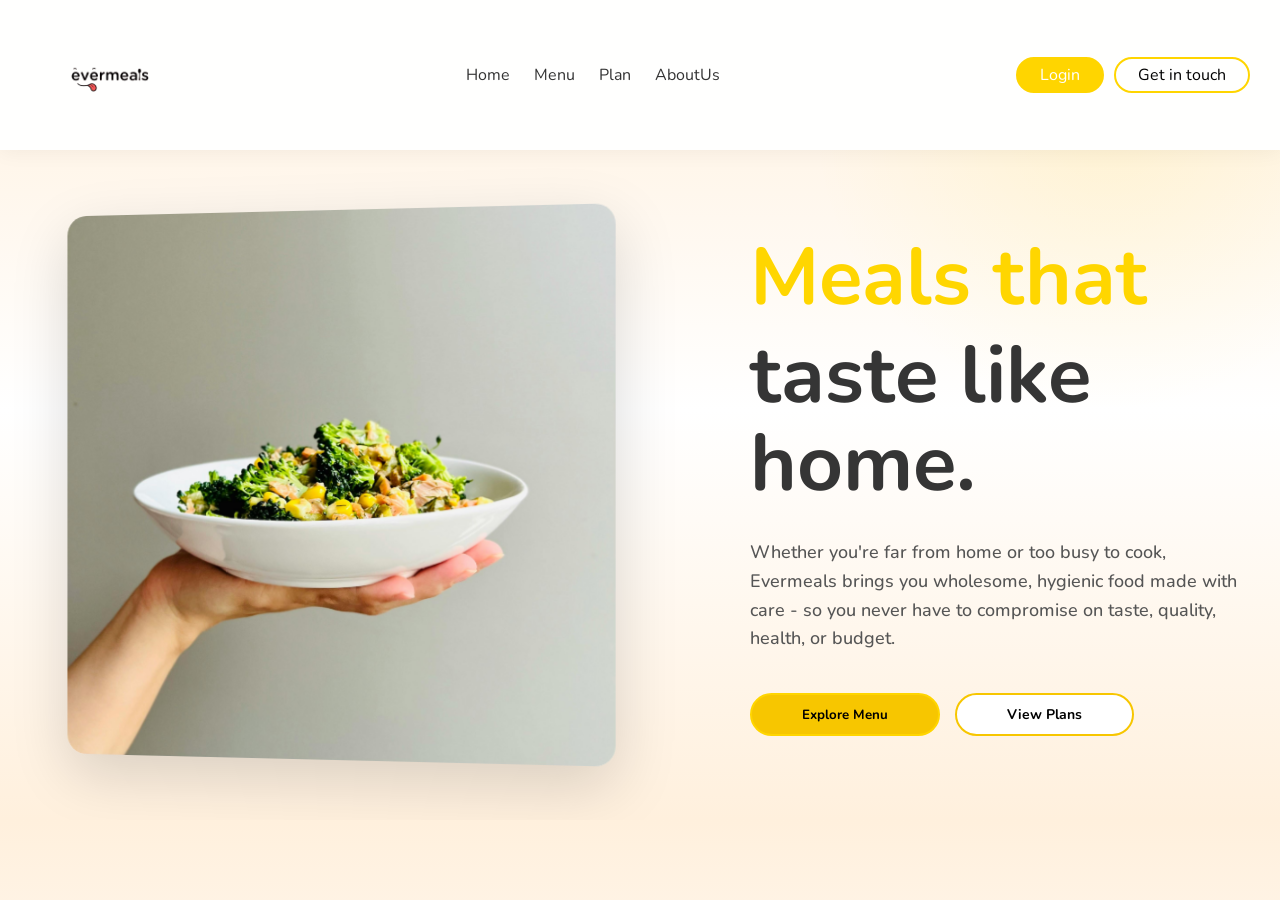
<file: frontend/index.html>
<!DOCTYPE html>
<html lang="en">
<head>
    <meta charset="UTF-8">
    <meta name="viewport" content="width=device-width, initial-scale=1.0">
    <title>evermeal</title>
    <link rel="stylesheet" href="style.css">
    <link rel="preconnect" href="https://fonts.googleapis.com">
<link rel="preconnect" href="https://fonts.gstatic.com" crossorigin>
<link href="https://fonts.googleapis.com/css2?family=Bebas+Neue&family=Inter:ital,opsz,wght@0,14..32,100..900;1,14..32,100..900&family=Montserrat:ital,wght@0,100..900;1,100..900&family=Ubuntu:ital,wght@0,300;0,400;0,500;0,700;1,300;1,400;1,500;1,700&display=swap" rel="stylesheet">
<link rel="preconnect" href="https://fonts.googleapis.com">
<link rel="preconnect" href="https://fonts.gstatic.com" crossorigin>
    <link href="https://fonts.googleapis.com/css2?family=Nunito:ital,wght@0,200..1000;1,200..1000&display=swap" rel="stylesheet">
    <link rel="stylesheet" href="https://cdnjs.cloudflare.com/ajax/libs/font-awesome/6.4.0/css/all.min.css">
<body>
    <div class="nav-bar">
        <img src="../photo/WhatsApp_Image_2025-12-19_at_2.27.11_PM-removebg-preview.png" alt="Evermeals Logo">
        <div class="nav-bar-icon">
            <a href="index.html">Home</a>
            <a href="menu.html">Menu</a>
            <a href="plan.html">Plan</a>
            <a href="#">AboutUs</a>
        </div>
        <div class="nav-bar-btn">
            <a href="login.html">Login</a>
            <a href="contact.html" id="btn2">Get in touch</a>
        </div>
    </div>

    <div class="hero-sec">
  <img src="../photo/pexels-saharisphotos-29525552.jpg" alt="food-img">

  <div class="hero-text">
    <div class="hero-content">
        <h1 style="color: #ffd600;">Meals that</h1>
        <h1>taste like home.</h1>
        <p>Whether you're far from home or too busy to cook, Evermeals brings you wholesome, hygienic food made with care - so you never have to compromise on taste, quality, health, or budget.</p>
    </div>

    <div class="hero-content-btn">
        <button id="btn1" onclick="window.location.href='menu.html'">Explore Menu</button>
        <button id="btn0" onclick="window.location.href='plan.html'">View Plans</button>
    </div>
</div>

</div>

</body>
</html>
</file>
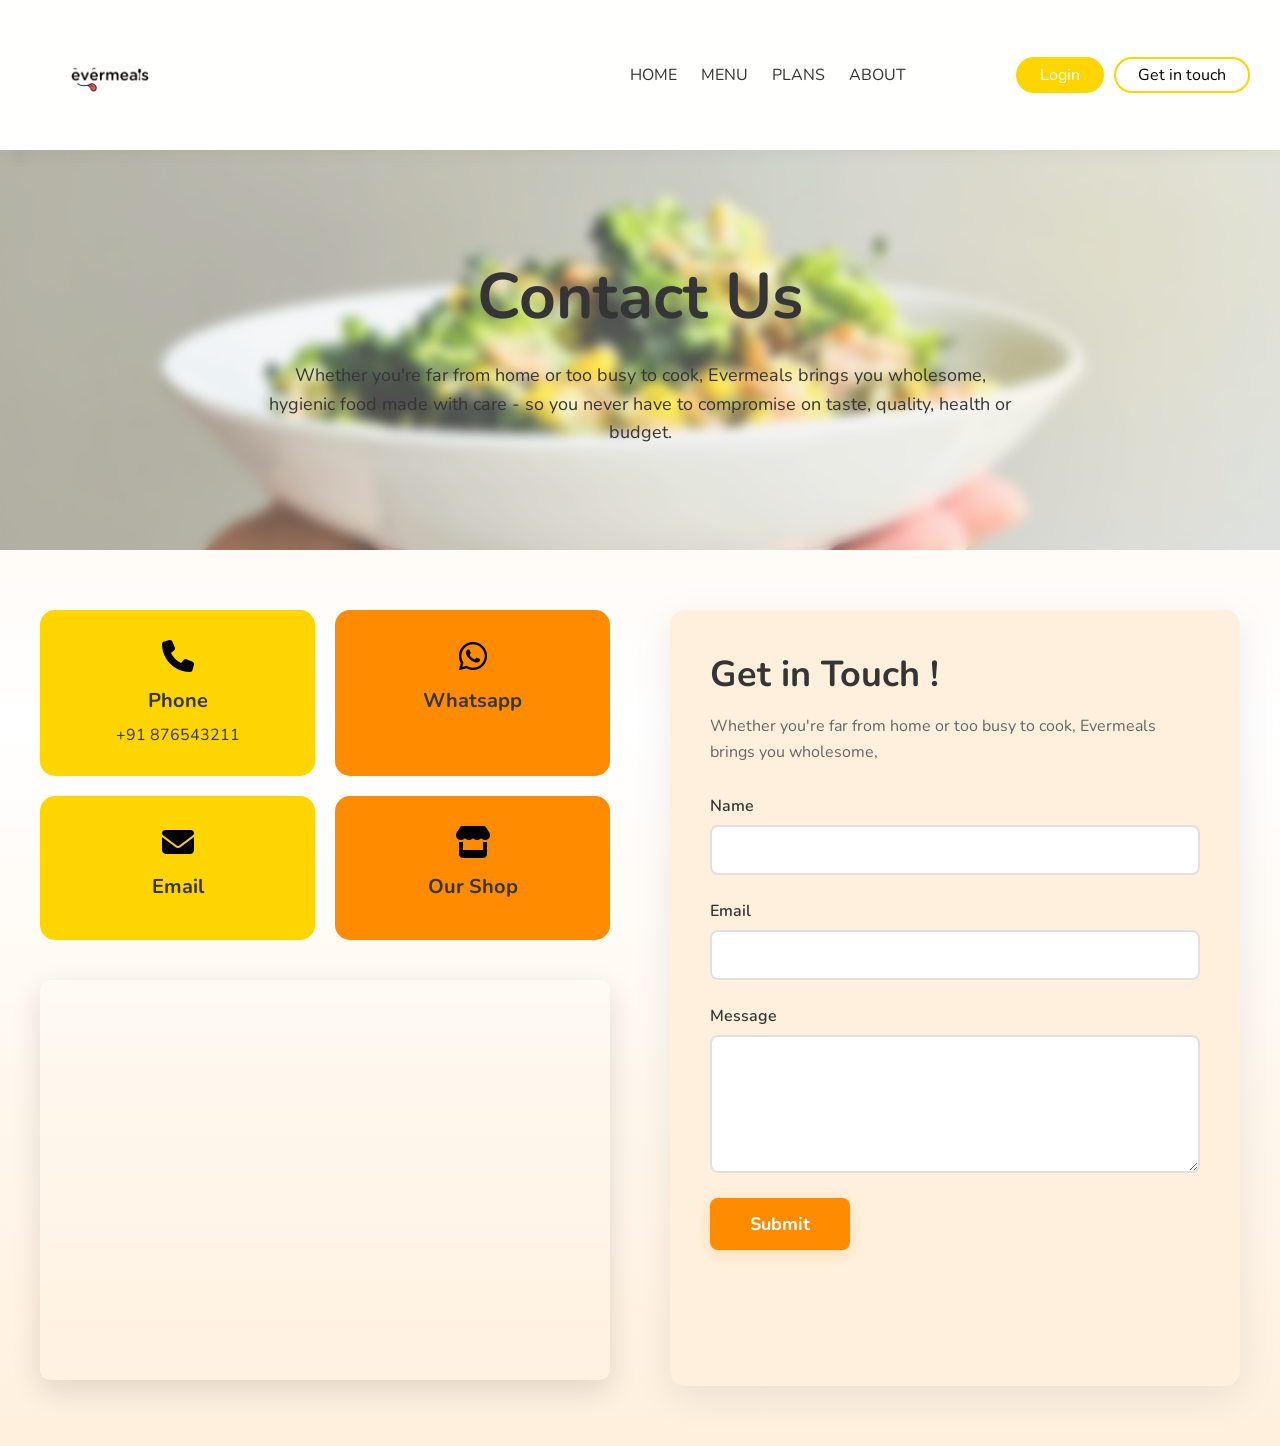
<file: frontend/contact.html>
<!DOCTYPE html>
<html lang="en">
<head>
    <meta charset="UTF-8">
    <meta name="viewport" content="width=device-width, initial-scale=1.0">
    <title>Contact Us - Evermeals</title>
    <link rel="stylesheet" href="contact.css">
    <link rel="preconnect" href="https://fonts.googleapis.com">
    <link rel="preconnect" href="https://fonts.gstatic.com" crossorigin>
    <link href="https://fonts.googleapis.com/css2?family=Bebas+Neue&family=Inter:ital,opsz,wght@0,14..32,100..900;1,14..32,100..900&family=Montserrat:ital,wght@0,100..900;1,100..900&family=Ubuntu:ital,wght@0,300;0,400;0,500;0,700;1,300;1,400;1,500;1,700&display=swap" rel="stylesheet">
    <link rel="preconnect" href="https://fonts.googleapis.com">
    <link rel="preconnect" href="https://fonts.gstatic.com" crossorigin>
    <link href="https://fonts.googleapis.com/css2?family=Nunito:ital,wght@0,200..1000;1,200..1000&display=swap" rel="stylesheet">
    <link rel="stylesheet" href="https://cdnjs.cloudflare.com/ajax/libs/font-awesome/6.4.0/css/all.min.css">
</head>
<body>
    <div class="nav-bar">
        <img src="../photo/WhatsApp_Image_2025-12-19_at_2.27.11_PM-removebg-preview.png" alt="Evermeals Logo">
        <div class="nav-bar-icon">
            <a href="index.html">HOME</a>
            <a href="menu.html">MENU</a>
            <a href="plan.html">PLANS</a>
            <a href="#">ABOUT</a>
        </div>
        <div class="nav-bar-btn">
            <a href="login.html">Login</a>
            <a href="contact.html" id="btn2">Get in touch</a>
        </div>
    </div>

    <!-- Hero Section -->
    <div class="contact-hero">
        <div class="contact-hero-overlay"></div>
        <div class="contact-hero-content">
            <h1>Contact Us</h1>
            <p>Whether you're far from home or too busy to cook, Evermeals brings you wholesome, hygienic food made with care - so you never have to compromise on taste, quality, health or budget.</p>
        </div>
    </div>

    <!-- Main Content -->
    <div class="contact-main-container">
        <!-- Left Side - Contact Information -->
        <div class="contact-info-section">
            <div class="contact-cards-grid">
                <div class="contact-card yellow-card">
                    <i class="fas fa-phone"></i>
                    <h3>Phone</h3>
                    <p>+91 876543211</p>
                </div>
                <div class="contact-card orange-card">
                    <i class="fab fa-whatsapp"></i>
                    <h3>Whatsapp</h3>
                </div>
                <div class="contact-card yellow-card">
                    <i class="fas fa-envelope"></i>
                    <h3>Email</h3>
                </div>
                <div class="contact-card orange-card">
                    <i class="fas fa-store"></i>
                    <h3>Our Shop</h3>
                </div>
            </div>
            <div class="map-container">
                <iframe 
                    src="https://www.google.com/maps/embed?pb=!1m18!1m12!1m3!1d3667.5!2d77.4!3d23.2!2m3!1f0!2f0!3f0!3m2!1i1024!2i768!4f13.1!3m3!1m2!1s0x397c5d8c8c8c8c8d%3A0x8c8c8c8c8c8c8c8c!2sIIT%20Bhopal%20University!5e0!3m2!1sen!2sin!4v1234567890123!5m2!1sen!2sin" 
                    width="100%" 
                    height="400" 
                    style="border:0; border-radius: 10px;" 
                    allowfullscreen="" 
                    loading="lazy" 
                    referrerpolicy="no-referrer-when-downgrade">
                </iframe>
            </div>
        </div>

        <!-- Right Side - Contact Form -->
        <div class="contact-form-section">
            <h2>Get in Touch !</h2>
            <p class="form-description">Whether you're far from home or too busy to cook, Evermeals brings you wholesome,</p>
            <form class="contact-form" action="#" method="POST">
                <div class="form-group">
                    <label for="name">Name</label>
                    <input type="text" id="name" name="name" required>
                </div>
                <div class="form-group">
                    <label for="email">Email</label>
                    <input type="email" id="email" name="email" required>
                </div>
                <div class="form-group">
                    <label for="message">Message</label>
                    <textarea id="message" name="message" rows="5" required></textarea>
                </div>
                <button type="submit" class="submit-btn">Submit</button>
            </form>
        </div>
    </div>
</body>
</html>
</file>
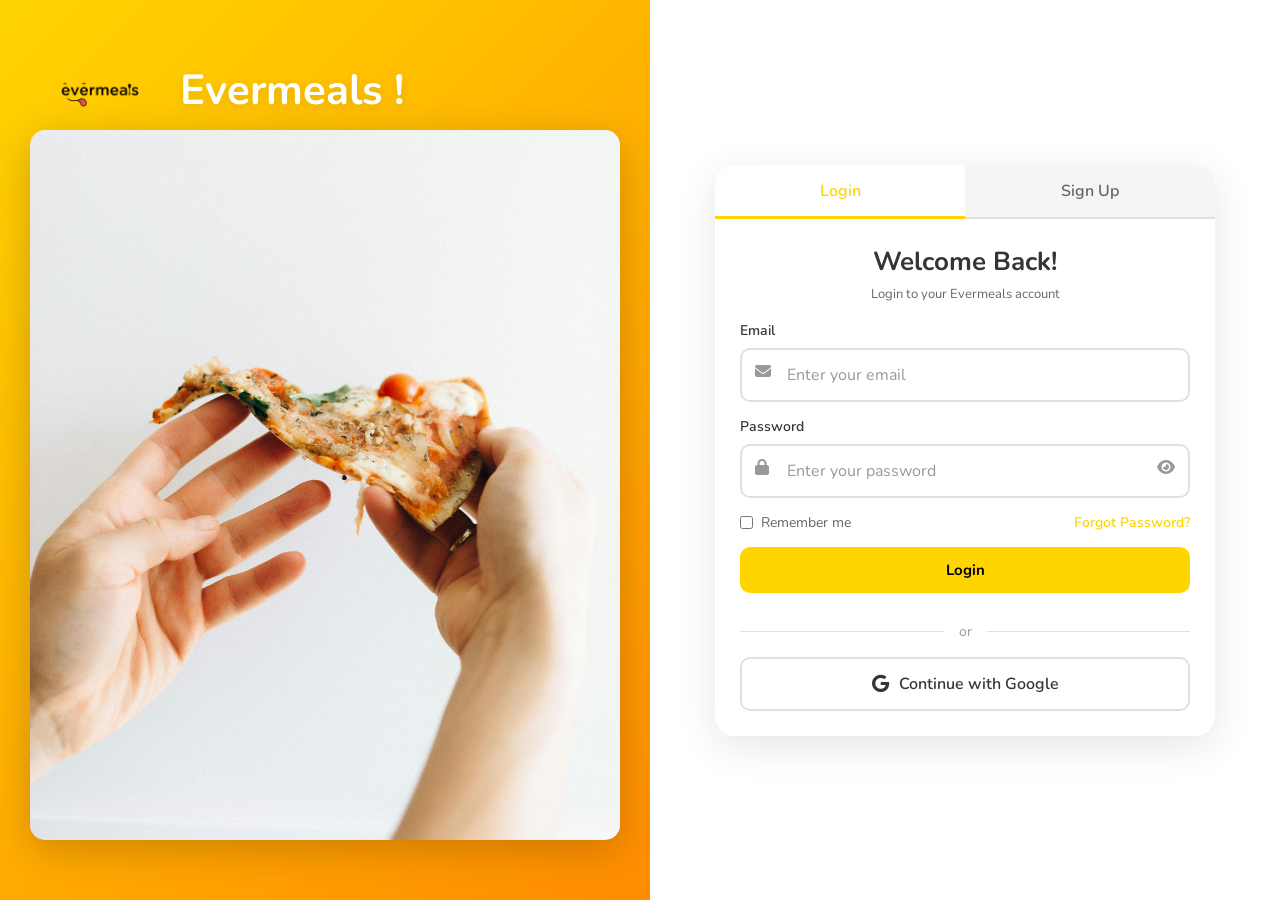
<file: frontend/login.html>
<!DOCTYPE html>
<html lang="en">
<head>
    <meta charset="UTF-8">
    <meta name="viewport" content="width=device-width, initial-scale=1.0">
    <title>Login & Sign Up - Evermeals</title>
    <link rel="stylesheet" href="login.css">
    <link rel="preconnect" href="https://fonts.googleapis.com">
    <link rel="preconnect" href="https://fonts.gstatic.com" crossorigin>
    <link href="https://fonts.googleapis.com/css2?family=Bebas+Neue&family=Inter:ital,opsz,wght@0,14..32,100..900;1,14..32,100..900&family=Montserrat:ital,wght@0,100..900;1,100..900&family=Ubuntu:ital,wght@0,300;0,400;0,500;0,700;1,300;1,400;1,500;1,700&display=swap" rel="stylesheet">
    <link rel="preconnect" href="https://fonts.googleapis.com">
    <link rel="preconnect" href="https://fonts.gstatic.com" crossorigin>
    <link href="https://fonts.googleapis.com/css2?family=Nunito:ital,wght@0,200..1000;1,200..1000&display=swap" rel="stylesheet">
    <link rel="stylesheet" href="https://cdnjs.cloudflare.com/ajax/libs/font-awesome/6.4.0/css/all.min.css">
</head>
<body>
    <div class="split-container">
        <!-- Left Side - Food Images & Graphics -->
        <div class="left-section">
            <div class="logo-container">
                <img src="../photo/WhatsApp_Image_2025-12-19_at_2.27.11_PM-removebg-preview.png" alt="Evermeals Logo" class="logo-img">
                <h1>Evermeals !</h1>
            </div>
            <div class="food-image-container">
                <img src="../photo/pexels-n-voitkevich-5792318.jpg" alt="Delicious Food" class="main-food-image">
            </div>
        </div>

        <!-- Right Side - Login Form -->
        <div class="right-section">
            <div class="auth-wrapper">
                <div class="auth-tabs">
                    <button class="tab-btn active" onclick="switchTab('login')">Login</button>
                    <button class="tab-btn" onclick="switchTab('signup')">Sign Up</button>
                </div>

            <!-- Login Form -->
            <div id="login-form" class="auth-form active">
                <h2>Welcome Back!</h2>
                <p class="form-subtitle">Login to your Evermeals account</p>
                <form action="#" method="POST">
                    <div class="form-group">
                        <label for="login-email">Email</label>
                        <input type="email" id="login-email" name="email" placeholder="Enter your email" required>
                        <i class="fas fa-envelope input-icon"></i>
                    </div>
                    <div class="form-group">
                        <label for="login-password">Password</label>
                        <input type="password" id="login-password" name="password" placeholder="Enter your password" required>
                        <i class="fas fa-lock input-icon"></i>
                        <i class="fas fa-eye toggle-password" onclick="togglePassword('login-password', this)"></i>
                    </div>
                    <div class="form-options">
                        <label class="checkbox-label">
                            <input type="checkbox" name="remember">
                            <span>Remember me</span>
                        </label>
                        <a href="#" class="forgot-link">Forgot Password?</a>
                    </div>
                    <button type="submit" class="submit-btn">Login</button>
                    <div class="divider">
                        <span>or</span>
                    </div>
                    <button type="button" class="social-btn google-btn">
                        <i class="fab fa-google"></i>
                        Continue with Google
                    </button>
                </form>
            </div>

            <!-- Sign Up Form -->
            <div id="signup-form" class="auth-form">
                <h2>Create Account</h2>
                <p class="form-subtitle">Join Evermeals and enjoy delicious meals</p>
                <form action="#" method="POST">
                    <div class="form-group">
                        <label for="signup-name">Full Name</label>
                        <input type="text" id="signup-name" name="name" placeholder="Enter your full name" required>
                        <i class="fas fa-user input-icon"></i>
                    </div>
                    <div class="form-group">
                        <label for="signup-email">Email</label>
                        <input type="email" id="signup-email" name="email" placeholder="Enter your email" required>
                        <i class="fas fa-envelope input-icon"></i>
                    </div>
                    <div class="form-group">
                        <label for="signup-phone">Phone Number</label>
                        <input type="tel" id="signup-phone" name="phone" placeholder="Enter your phone number" required>
                        <i class="fas fa-phone input-icon"></i>
                    </div>
                    <div class="form-group">
                        <label for="signup-password">Password</label>
                        <input type="password" id="signup-password" name="password" placeholder="Create a password" required>
                        <i class="fas fa-lock input-icon"></i>
                        <i class="fas fa-eye toggle-password" onclick="togglePassword('signup-password', this)"></i>
                    </div>
                    <div class="form-group">
                        <label for="signup-confirm-password">Confirm Password</label>
                        <input type="password" id="signup-confirm-password" name="confirm-password" placeholder="Confirm your password" required>
                        <i class="fas fa-lock input-icon"></i>
                        <i class="fas fa-eye toggle-password" onclick="togglePassword('signup-confirm-password', this)"></i>
                    </div>
                    <div class="form-options">
                        <label class="checkbox-label">
                            <input type="checkbox" name="terms" required>
                            <span>I agree to the <a href="#">Terms & Conditions</a> and <a href="#">Privacy Policy</a></span>
                        </label>
                    </div>
                    <button type="submit" class="submit-btn">Sign Up</button>
                    <div class="divider">
                        <span>or</span>
                    </div>
                    <button type="button" class="social-btn google-btn">
                        <i class="fab fa-google"></i>
                        Continue with Google
                    </button>
                </form>
            </div>
            </div>
        </div>
    </div>

    <script>
        function switchTab(tab) {
            // Hide all forms
            document.querySelectorAll('.auth-form').forEach(form => {
                form.classList.remove('active');
            });
            
            // Remove active class from all tabs
            document.querySelectorAll('.tab-btn').forEach(btn => {
                btn.classList.remove('active');
            });
            
            // Show selected form
            document.getElementById(tab + '-form').classList.add('active');
            
            // Add active class to clicked tab
            event.target.classList.add('active');
            
        }

        function togglePassword(inputId, icon) {
            const input = document.getElementById(inputId);
            if (input.type === 'password') {
                input.type = 'text';
                icon.classList.remove('fa-eye');
                icon.classList.add('fa-eye-slash');
            } else {
                input.type = 'password';
                icon.classList.remove('fa-eye-slash');
                icon.classList.add('fa-eye');
            }
        }
    </script>
</body>
</html>
</file>
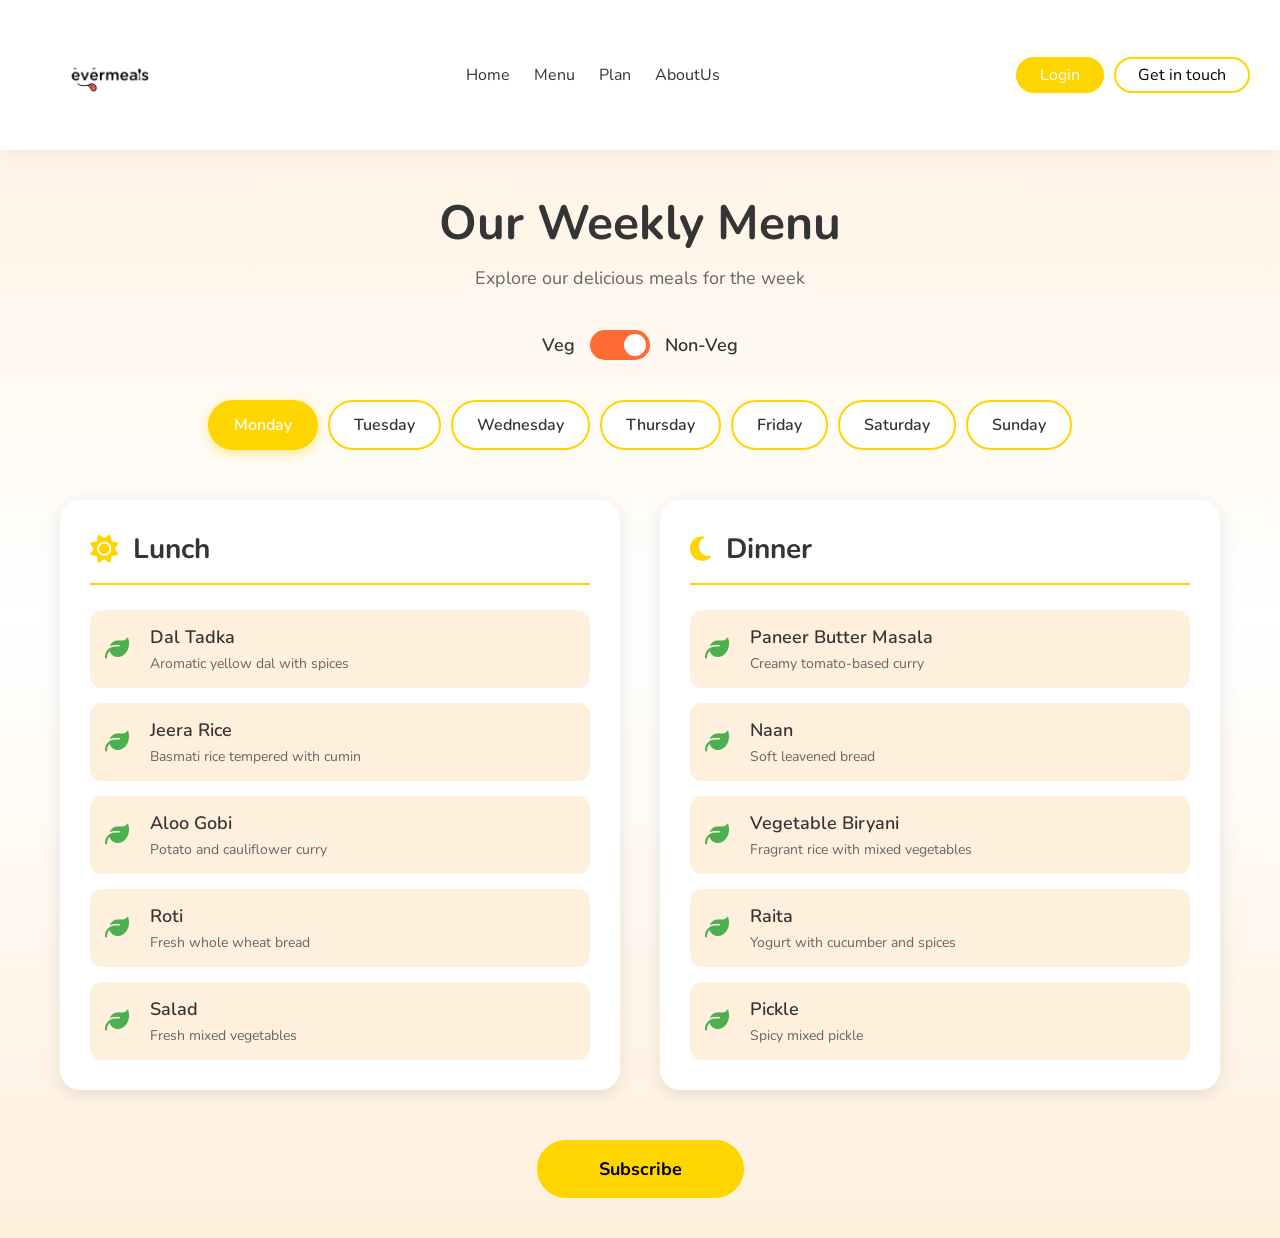
<file: frontend/menu.html>
<!DOCTYPE html>
<html lang="en">
<head>
    <meta charset="UTF-8">
    <meta name="viewport" content="width=device-width, initial-scale=1.0">
    <title>Menu - Evermeals</title>
    <link rel="stylesheet" href="style.css">
    <link rel="stylesheet" href="menu.css">
    <link rel="preconnect" href="https://fonts.googleapis.com">
    <link rel="preconnect" href="https://fonts.gstatic.com" crossorigin>
    <link href="https://fonts.googleapis.com/css2?family=Bebas+Neue&family=Inter:ital,opsz,wght@0,14..32,100..900;1,14..32,100..900&family=Montserrat:ital,wght@0,100..900;1,100..900&family=Ubuntu:ital,wght@0,300;0,400;0,500;0,700;1,300;1,400;1,500;1,700&display=swap" rel="stylesheet">
    <link rel="preconnect" href="https://fonts.googleapis.com">
    <link rel="preconnect" href="https://fonts.gstatic.com" crossorigin>
    <link href="https://fonts.googleapis.com/css2?family=Nunito:ital,wght@0,200..1000;1,200..1000&display=swap" rel="stylesheet">
    <link rel="stylesheet" href="https://cdnjs.cloudflare.com/ajax/libs/font-awesome/6.4.0/css/all.min.css">
</head>
<body>
    <div class="nav-bar">
        <img src="../photo/WhatsApp_Image_2025-12-19_at_2.27.11_PM-removebg-preview.png" alt="Evermeals Logo">
        <div class="nav-bar-icon">
            <a href="index.html">Home</a>
            <a href="menu.html">Menu</a>
            <a href="plan.html">Plan</a>
            <a href="#">AboutUs</a>
        </div>
        <div class="nav-bar-btn">
            <a href="login.html">Login</a>
            <a href="contact.html" id="btn2">Get in touch</a>
        </div>
    </div>

    <!-- Menu Section -->
    <div class="menu-container">
        <div class="menu-header">
            <h1>Our Weekly Menu</h1>
            <p>Explore our delicious meals for the week</p>
        </div>

        <!-- Veg/Non-Veg Toggle -->
        <div class="menu-toggle-section">
            <span class="toggle-label">Veg</span>
            <label class="toggle-switch">
                <input type="checkbox" id="vegToggle" checked>
                <span class="toggle-slider"></span>
            </label>
            <span class="toggle-label">Non-Veg</span>
        </div>

        <!-- Week Days Selector -->
        <div class="week-days-selector">
            <button class="day-btn active" data-day="monday">Monday</button>
            <button class="day-btn" data-day="tuesday">Tuesday</button>
            <button class="day-btn" data-day="wednesday">Wednesday</button>
            <button class="day-btn" data-day="thursday">Thursday</button>
            <button class="day-btn" data-day="friday">Friday</button>
            <button class="day-btn" data-day="saturday">Saturday</button>
            <button class="day-btn" data-day="sunday">Sunday</button>
        </div>

        <!-- Menu Display Area -->
        <div class="menu-display">
            <div class="meal-section">
                <div class="meal-header">
                    <i class="fas fa-sun"></i>
                    <h2>Lunch</h2>
                </div>
                <div class="meal-items" id="lunchItems">
                    <!-- Lunch items will be populated here -->
                </div>
            </div>

            <div class="meal-section">
                <div class="meal-header">
                    <i class="fas fa-moon"></i>
                    <h2>Dinner</h2>
                </div>
                <div class="meal-items" id="dinnerItems">
                    <!-- Dinner items will be populated here -->
                </div>
            </div>
        </div>

        <!-- Subscribe Button -->
        <div class="subscribe-section">
            <a href="plan.html" class="subscribe-btn">Subscribe</a>
        </div>
    </div>

    <script src="menu.js"></script>
</body>
</html>
</file>
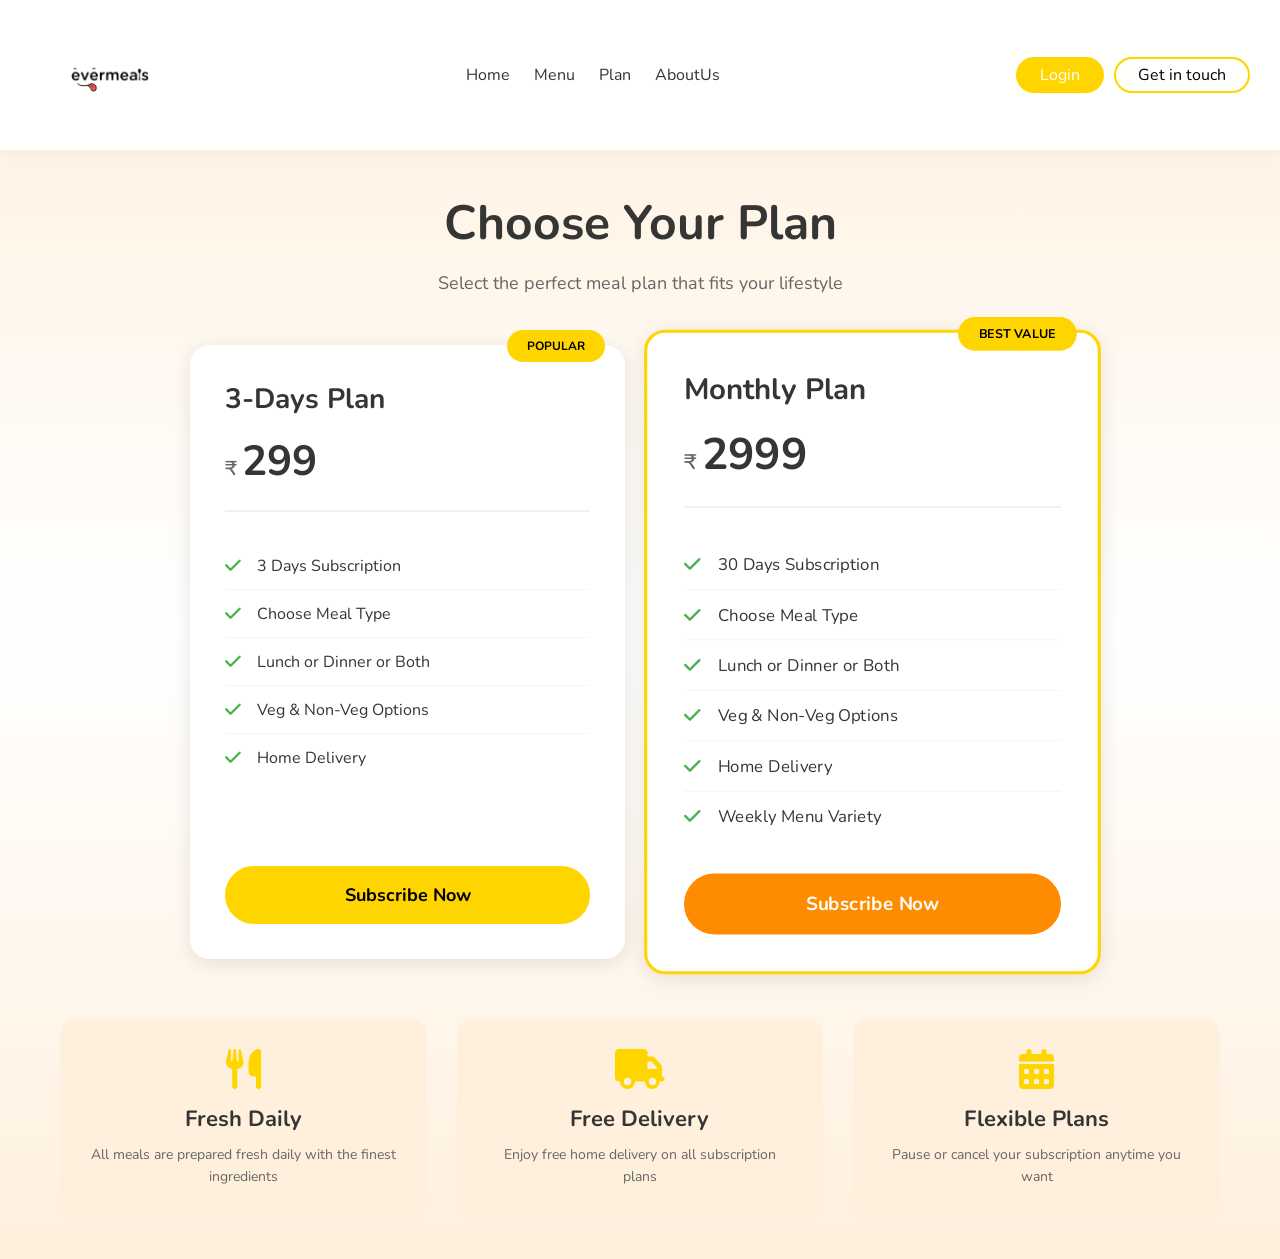
<file: frontend/payment.html>
<!DOCTYPE html>
<html lang="en">
<head>
    <meta charset="UTF-8">
    <meta name="viewport" content="width=device-width, initial-scale=1.0">
    <title>Payment - Evermeals</title>
    <link rel="stylesheet" href="style.css">
    <link rel="stylesheet" href="payment.css">
    <link rel="preconnect" href="https://fonts.googleapis.com">
    <link rel="preconnect" href="https://fonts.gstatic.com" crossorigin>
    <link href="https://fonts.googleapis.com/css2?family=Bebas+Neue&family=Inter:ital,opsz,wght@0,14..32,100..900;1,14..32,100..900&family=Montserrat:ital,wght@0,100..900;1,100..900&family=Ubuntu:ital,wght@0,300;0,400;0,500;0,700;1,300;1,400;1,500;1,700&display=swap" rel="stylesheet">
    <link rel="preconnect" href="https://fonts.googleapis.com">
    <link rel="preconnect" href="https://fonts.gstatic.com" crossorigin>
    <link href="https://fonts.googleapis.com/css2?family=Nunito:ital,wght@0,200..1000;1,200..1000&display=swap" rel="stylesheet">
    <link rel="stylesheet" href="https://cdnjs.cloudflare.com/ajax/libs/font-awesome/6.4.0/css/all.min.css">
</head>
<body>
    <div class="nav-bar">
        <img src="../photo/WhatsApp_Image_2025-12-19_at_2.27.11_PM-removebg-preview.png" alt="Evermeals Logo">
        <div class="nav-bar-icon">
            <a href="index.html">Home</a>
            <a href="menu.html">Menu</a>
            <a href="plan.html">Plan</a>
            <a href="#">AboutUs</a>
        </div>
        <div class="nav-bar-btn">
            <a href="login.html">Login</a>
            <a href="contact.html" id="btn2">Get in touch</a>
        </div>
    </div>

    <div class="payment-container">
        <div class="payment-header">
            <h1>Complete Payment</h1>
            <p>Review your order and proceed to payment</p>
        </div>

        <div class="payment-content">
            <!-- Order Summary -->
            <div class="order-summary">
                <h2><i class="fas fa-receipt"></i> Order Summary</h2>
                <div class="summary-details">
                    <div class="summary-item">
                        <span class="summary-label">Plan:</span>
                        <span class="summary-value" id="summary-plan"></span>
                    </div>
                    <div class="summary-item">
                        <span class="summary-label">Meal Type:</span>
                        <span class="summary-value" id="summary-meal-type"></span>
                    </div>
                    <div class="summary-item">
                        <span class="summary-label">Meal Time:</span>
                        <span class="summary-value" id="summary-meal-time"></span>
                    </div>
                    <div class="summary-item">
                        <span class="summary-label">Duration:</span>
                        <span class="summary-value" id="summary-duration"></span>
                    </div>
                    <div class="summary-item">
                        <span class="summary-label">Start Date:</span>
                        <span class="summary-value" id="summary-start-date"></span>
                    </div>
                    <div class="summary-item">
                        <span class="summary-label">End Date:</span>
                        <span class="summary-value" id="summary-end-date"></span>
                    </div>
                    <div class="summary-item">
                        <span class="summary-label">Name:</span>
                        <span class="summary-value" id="summary-name"></span>
                    </div>
                    <div class="summary-item">
                        <span class="summary-label">Phone:</span>
                        <span class="summary-value" id="summary-phone"></span>
                    </div>
                    <div class="summary-item">
                        <span class="summary-label">Address:</span>
                        <span class="summary-value" id="summary-address"></span>
                    </div>
                </div>
            </div>

            <!-- Payment Section -->
            <div class="payment-section">
                <h2><i class="fas fa-credit-card"></i> Payment Details</h2>
                
                <!-- Coupon Section -->
                <div class="coupon-section">
                    <label for="coupon-code">Coupon Code (Optional)</label>
                    <div class="coupon-input-group">
                        <input type="text" id="coupon-code" placeholder="Enter coupon code">
                        <button type="button" id="apply-coupon" class="btn-apply">Apply</button>
                    </div>
                    <div id="coupon-message" class="coupon-message"></div>
                </div>

                <!-- Price Breakdown -->
                <div class="price-breakdown">
                    <div class="price-item">
                        <span>Plan Price:</span>
                        <span id="base-price">₹0</span>
                    </div>
                    <div class="price-item" id="discount-row" style="display: none;">
                        <span>Discount:</span>
                        <span id="discount-amount" class="discount">-₹0</span>
                    </div>
                    <div class="price-item total">
                        <span>Total Amount:</span>
                        <span id="total-price">₹0</span>
                    </div>
                </div>

                <!-- Payment Button -->
                <button id="make-payment" class="btn-payment">
                    <i class="fas fa-lock"></i>
                    Make Payment
                </button>
            </div>
        </div>
    </div>

    <script src="payment.js"></script>
</body>
</html>
</file>
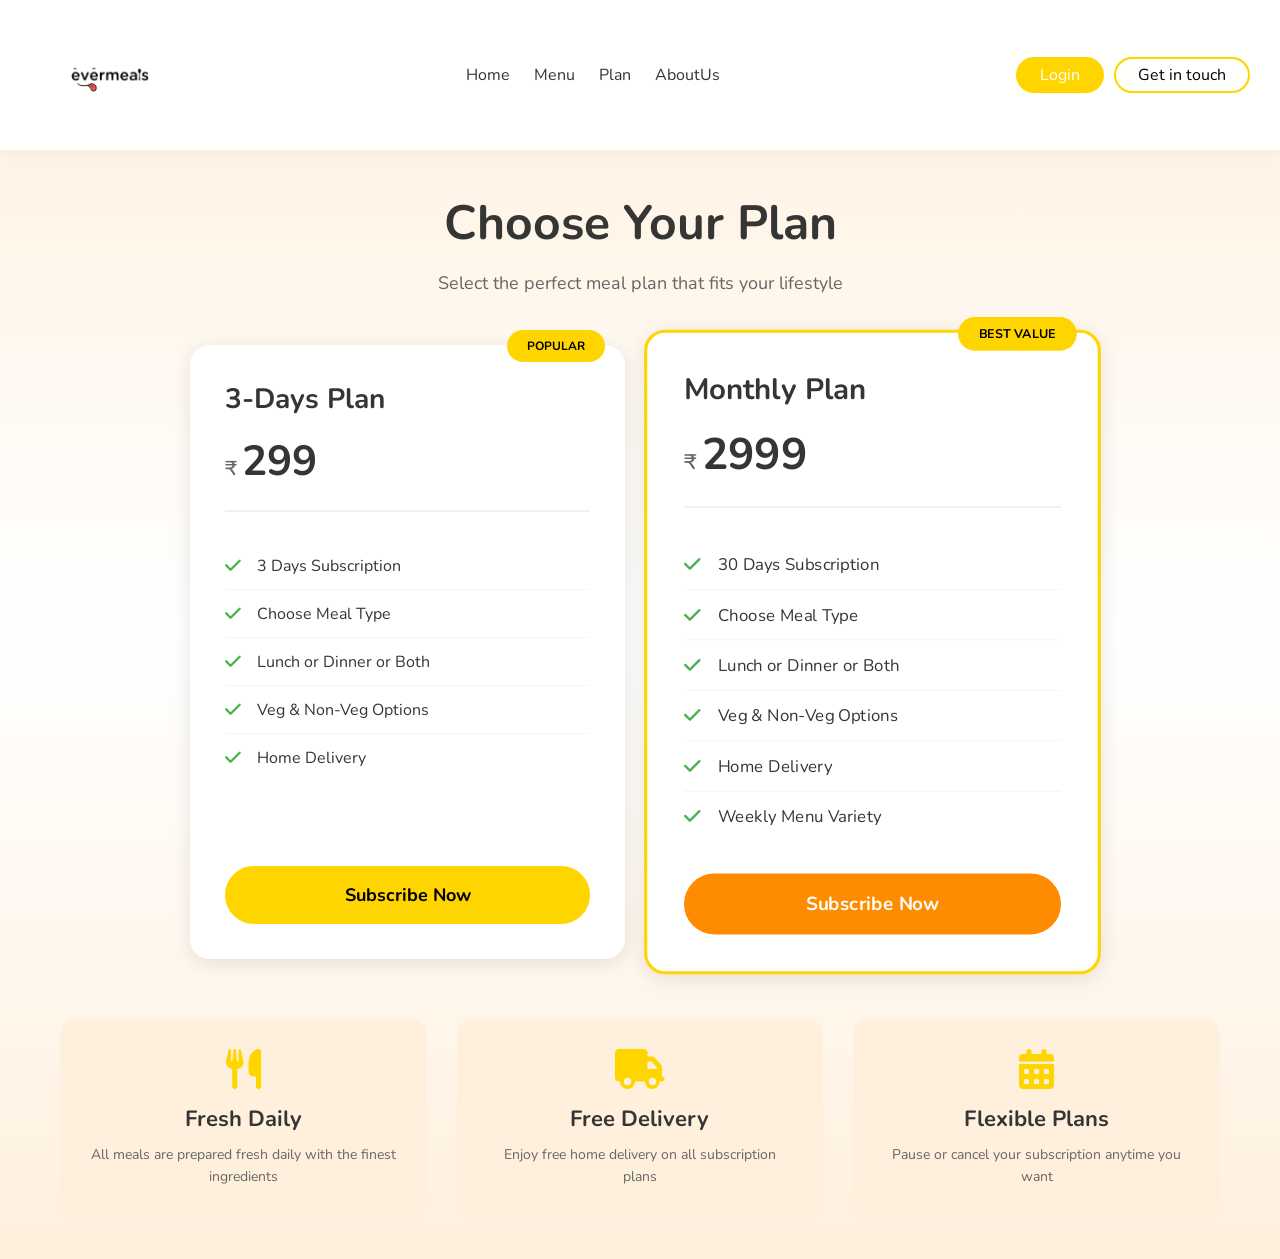
<file: frontend/plan.html>
<!DOCTYPE html>
<html lang="en">
<head>
    <meta charset="UTF-8">
    <meta name="viewport" content="width=device-width, initial-scale=1.0">
    <title>Plans - Evermeals</title>
    <link rel="stylesheet" href="style.css">
    <link rel="stylesheet" href="plan.css">
    <link rel="preconnect" href="https://fonts.googleapis.com">
    <link rel="preconnect" href="https://fonts.gstatic.com" crossorigin>
    <link href="https://fonts.googleapis.com/css2?family=Bebas+Neue&family=Inter:ital,opsz,wght@0,14..32,100..900;1,14..32,100..900&family=Montserrat:ital,wght@0,100..900;1,100..900&family=Ubuntu:ital,wght@0,300;0,400;0,500;0,700;1,300;1,400;1,500;1,700&display=swap" rel="stylesheet">
    <link rel="preconnect" href="https://fonts.googleapis.com">
    <link rel="preconnect" href="https://fonts.gstatic.com" crossorigin>
    <link href="https://fonts.googleapis.com/css2?family=Nunito:ital,wght@0,200..1000;1,200..1000&display=swap" rel="stylesheet">
    <link rel="stylesheet" href="https://cdnjs.cloudflare.com/ajax/libs/font-awesome/6.4.0/css/all.min.css">
</head>
<body>
    <div class="nav-bar">
        <img src="../photo/WhatsApp_Image_2025-12-19_at_2.27.11_PM-removebg-preview.png" alt="Evermeals Logo">
        <div class="nav-bar-icon">
            <a href="index.html">Home</a>
            <a href="menu.html">Menu</a>
            <a href="plan.html">Plan</a>
            <a href="#">AboutUs</a>
        </div>
        <div class="nav-bar-btn">
            <a href="login.html">Login</a>
            <a href="contact.html" id="btn2">Get in touch</a>
        </div>
    </div>

    <!-- Plans Section -->
    <div class="plans-container">
        <div class="plans-header">
            <h1>Choose Your Plan</h1>
            <p>Select the perfect meal plan that fits your lifestyle</p>
        </div>

        <div class="plans-grid">
            <!-- 3-Days Plan -->
            <div class="plan-card">
                <div class="plan-badge">Popular</div>
                <div class="plan-header">
                    <h2>3-Days Plan</h2>
                    <div class="plan-price">
                        <span class="currency">₹</span>
                        <span class="amount">299</span>
                    </div>
                </div>
                <ul class="plan-features">
                    <li><i class="fas fa-check"></i> 3 Days Subscription</li>
                    <li><i class="fas fa-check"></i> Choose Meal Type</li>
                    <li><i class="fas fa-check"></i> Lunch or Dinner or Both</li>
                    <li><i class="fas fa-check"></i> Veg & Non-Veg Options</li>
                    <li><i class="fas fa-check"></i> Home Delivery</li>
                </ul>
                <a href="purchase.html?plan=3days&price=299" class="plan-btn">Subscribe Now</a>
            </div>

            <!-- Monthly Plan -->
            <div class="plan-card featured">
                <div class="plan-badge">Best Value</div>
                <div class="plan-header">
                    <h2>Monthly Plan</h2>
                    <div class="plan-price">
                        <span class="currency">₹</span>
                        <span class="amount">2999</span>
                    </div>
                </div>
                <ul class="plan-features">
                    <li><i class="fas fa-check"></i> 30 Days Subscription</li>
                    <li><i class="fas fa-check"></i> Choose Meal Type</li>
                    <li><i class="fas fa-check"></i> Lunch or Dinner or Both</li>
                    <li><i class="fas fa-check"></i> Veg & Non-Veg Options</li>
                    <li><i class="fas fa-check"></i> Home Delivery</li>
                    <li><i class="fas fa-check"></i> Weekly Menu Variety</li>
                </ul>
                <a href="purchase.html?plan=monthly&price=2999" class="plan-btn featured-btn">Subscribe Now</a>
            </div>
        </div>

        <!-- Additional Info -->
        <div class="plans-info">
            <div class="info-card">
                <i class="fas fa-utensils"></i>
                <h3>Fresh Daily</h3>
                <p>All meals are prepared fresh daily with the finest ingredients</p>
            </div>
            <div class="info-card">
                <i class="fas fa-truck"></i>
                <h3>Free Delivery</h3>
                <p>Enjoy free home delivery on all subscription plans</p>
            </div>
            <div class="info-card">
                <i class="fas fa-calendar-alt"></i>
                <h3>Flexible Plans</h3>
                <p>Pause or cancel your subscription anytime you want</p>
            </div>
        </div>
    </div>
</body>
</html>
</file>
<file: frontend/style.css>
*{
  margin: 0;
  padding: 0;
  box-sizing: border-box;
  font-family: "Nunito", sans-serif;
  /* background-color: #FFF0DD; */
}
body{
  background: linear-gradient(180deg, #FFF0DD 0%, #ffffff 50%, #FFF0DD 100%);
  color: #353535;
  overflow-x: hidden;
}
/* NAVBAR */

.nav-bar{
  display: flex;
  align-items: center;
  justify-content: space-between;
  padding: 15px 30px;
  background: rgba(255, 255, 255, 0.95);
  backdrop-filter: blur(10px);
  box-shadow: 0 2px 20px rgba(0, 0, 0, 0.05);
  font-family: "Roboto", sans-serif;
  position: sticky;
  top: 0;
  z-index: 1000;
}
.nav-bar-icon{
  display: flex;
  gap: 24px;
   font-family: "Roboto", sans-serif;
   font-size: 16px;
   flex: 1;
   justify-content: center;
}
.nav-bar-icon a:hover{
    color: #ffd500;
}
.nav-bar img{
    margin-left: 20px;
    width: 120px;
    height: 120px;
    object-fit: contain;
}
.nav-bar-icon a{
  text-decoration: none;
  color: #333;
  white-space: nowrap;
  transition: color 0.3s ease, font-size 0.3s ease;
}
.nav-bar-btn{
  display: flex;
  gap: 10px;
}

.nav-bar-btn a{
  text-decoration: none;
  padding: 5px 22px;
  border-radius: 20px;
  background: #ffd500;
  border: 2px solid #ffd500;
  color: white;
  transition: all 0.3s ease;
}
.nav-bar-btn a:hover{
    border: 2px solid #ffd500;
    background-color: #ffffff;
    color: #000000;
    font-size: 20px;
    padding: 5px 49px;
}
#btn2:hover{
    border: 2px solid #ffd500;
    background-color: #ffd500;
    color: #ffffff;
    font-size: 20px;
}

#btn2{
  background: transparent;
  color: #000000;
  border: 2px solid #ffd500;
  transition: all 0.3s ease;
}
/* hero-sec */

.hero-sec{
  display: flex;
  align-items: center;
  gap: 40px;
  padding: 60px 40px;
  position: relative;
  overflow: hidden;
}

.hero-sec::before {
  content: '';
  position: absolute;
  top: -50%;
  right: -10%;
  width: 600px;
  height: 600px;
  background: radial-gradient(circle, rgba(255, 213, 0, 0.1) 0%, transparent 70%);
  border-radius: 50%;
  z-index: 0;
}

/* image */
.hero-sec img{
  width: 550px;
  height: auto;
  margin-left: 20px;
  border-radius: 20px;
  box-shadow: 0 20px 60px rgba(0, 0, 0, 0.15);
  transform: perspective(1000px) rotateY(-5deg);
  transition: transform 0.3s ease;
  position: relative;
  z-index: 1;
}

.hero-sec img:hover {
  transform: perspective(1000px) rotateY(0deg) scale(1.02);
}

/* text + buttons */
.hero-text {
  position: relative;
  z-index: 1;
}

.hero-content{
  display: flex;
  flex-direction: column;
  margin-left: 100px;
  animation: fadeInUp 0.8s ease-out;
}
.hero-content h1{
    font-size: 80px;
    font-weight: bold;
    line-height: 1.1;
    margin-bottom: 10px;
    animation: fadeInUp 0.8s ease-out 0.2s both;
}
.hero-content p{
    font-size: 18px;
    font-weight: 500;
    line-height: 1.6;
    color: #555;
    margin-top: 20px;
    animation: fadeInUp 0.8s ease-out 0.4s both;
}
.hero-content{
    max-width: 600px;
}
.hero-content-btn{
    display: flex;
    gap: 15px;
    margin-top: 40px;
    margin-left: 100px;
    animation: fadeInUp 0.8s ease-out 0.6s both;
}

@keyframes fadeInUp {
  from {
    opacity: 0;
    transform: translateY(30px);
  }
  to {
    opacity: 1;
    transform: translateY(0);
  }
}

#btn1{
    background: #f7c600;
    color: #000000;
    border: none;
    padding: 10px 50px;
    cursor: pointer;
    border-radius: 50px;
    border: 2px solid #ffd500;
    font-family: "Nunito", sans-serif;
    font-weight: bold;
}
#btn1:hover{
    background-color: #ffffff;
    color: #ffd500;
    border: 2px solid #ffd500;
    transition:  0.4s ease;
}
#btn0{
    background: #ffffff;
    color: #000000;
    border: 2px solid #f7c600;
    padding: 10px 50px;
    cursor: pointer;
    border-radius: 50px;
    font-family: "Nunito", sans-serif;
    font-size: 14px;
    font-weight: bold;
}
#btn0:hover{
    background-color: #ffffff;
    color: #ffd500;
    transition: all 0.6s ease;
}

/* Features Banner Section */
.features-banner {
    display: flex;
    align-items: center;
    justify-content: center;
    background: linear-gradient(135deg, #fcc71b 0%, #ffd500 100%);
    padding: 5px 20px;
    margin-top: 80px;
    gap: 0;
    box-shadow: 0 -5px 30px rgba(0, 0, 0, 0.1);
    position: relative;
}

.features-banner::before {
    content: '';
    position: absolute;
    top: 0;
    left: 0;
    right: 0;
    height: 2px;
    background: linear-gradient(90deg, transparent, rgba(255, 255, 255, 0.5), transparent);
}

.feature-item {
    display: flex;
    flex-direction: column;
    align-items: center;
    justify-content: center;
    gap: 3px;
    flex: 1;
    padding: 3px;
    color: #353535;
    transition: transform 0.3s ease;
    cursor: default;
}

.feature-item:hover {
    transform: translateY(-3px);
}

.feature-item i {
    font-size: 18px;
    color: #353535;
    margin-bottom: 0;
    display: flex;
    align-items: center;
    justify-content: center;
    transition: transform 0.3s ease, color 0.3s ease;
}

.feature-item:hover i {
    transform: scale(1.2);
    color: #ff8c00;
}

.feature-item span {
    font-size: 13px;
    font-weight: 600;
    color: #353535;
    font-family: "Nunito", sans-serif;
    text-align: center;
    transition: color 0.3s ease;
}

.feature-item:hover span {
    color: #ff8c00;
}

.feature-divider {
    width: 1px;
    height: 20px;
    background-color: rgba(255, 255, 255, 0.3);
    margin: 0 15px;
    align-self: center;
}

/* Responsive Design for Features Banner */
@media (max-width: 1024px) {
    .features-banner {
        flex-wrap: wrap;
        gap: 20px;
    }
    
    .feature-divider {
        display: none;
    }
    
    .feature-item {
        flex: 0 0 calc(33.333% - 20px);
        min-width: 150px;
    }
}

@media (max-width: 1200px) {
    .hero-sec {
        padding: 40px 30px;
    }
    
    .hero-sec img {
        width: 450px;
    }
    
    .hero-content {
        margin-left: 50px;
    }
    
    .hero-content h1 {
        font-size: 65px;
    }
    
    .hero-content-btn {
        margin-left: 50px;
    }
}

/* Navbar Responsive */
@media (max-width: 1200px) {
    .nav-bar-icon {
        gap: 18px;
        font-size: 15px;
    }
    
    .nav-bar-btn a {
        padding: 5px 18px;
        font-size: 14px;
    }
}

@media (max-width: 968px) {
    .nav-bar {
        flex-wrap: wrap;
        padding: 15px 20px;
    }
    
    .nav-bar img {
        width: 100px;
        height: 100px;
        margin-left: 0;
    }
    
    .nav-bar-icon {
        order: 3;
        width: 100%;
        margin-top: 15px;
        justify-content: center;
        gap: 15px;
        font-size: 14px;
    }
    
    .nav-bar-btn {
        gap: 8px;
    }
    
    .nav-bar-btn a {
        padding: 5px 15px;
        font-size: 13px;
    }
}

@media (max-width: 768px) {
    .hero-sec {
        flex-direction: column;
        padding: 40px 20px;
        text-align: center;
    }
    
    .hero-sec img {
        width: 100%;
        max-width: 400px;
        margin: 0 auto 30px;
        transform: none;
    }
    
    .hero-content {
        margin-left: 0;
        max-width: 100%;
    }
    
    .hero-content h1 {
        font-size: 42px;
    }
    
    .hero-content p {
        font-size: 16px;
    }
    
    .hero-content-btn {
        margin-left: 0;
        justify-content: center;
        flex-wrap: wrap;
    }
    
    #btn1, #btn0 {
        padding: 12px 40px;
        font-size: 14px;
    }
    
    .features-banner {
        flex-direction: column;
        padding: 5px 20px;
        margin-top: 40px;
    }
    
    .feature-divider {
        display: block;
        width: 80%;
        height: 1px;
        margin: 3px 0;
    }
    
    .feature-item {
        flex: 1;
        width: 100%;
        flex-direction: row;
        justify-content: center;
        padding: 3px 0;
    }
    
    .feature-item i {
        margin-right: 15px;
        margin-bottom: 0;
    }
    
    .nav-bar {
        padding: 10px 15px;
    }
    
    .nav-bar img {
        width: 80px;
        height: 80px;
    }
    
    .nav-bar-icon {
        gap: 10px;
        font-size: 12px;
    }
    
    .nav-bar-btn {
        flex-direction: column;
        width: 100%;
        margin-top: 10px;
    }
    
    .nav-bar-btn a {
        width: 100%;
        text-align: center;
        padding: 8px;
    }
}

@media (max-width: 480px) {
    .nav-bar img {
        width: 80px;
        height: 80px;
    }
    
    .nav-bar-icon {
        flex-wrap: wrap;
        gap: 8px;
    }
    
    .nav-bar-icon a {
        font-size: 11px;
        padding: 5px;
    }
    
    .hero-content h1 {
        font-size: 32px;
    }
    
    .hero-content p {
        font-size: 14px;
    }
    
    #btn1, #btn0 {
        padding: 10px 30px;
        font-size: 12px;
    }
}
</file>
<file: frontend/contact.css>
*{
  margin: 0;
  padding: 0;
  box-sizing: border-box;
  font-family: "Nunito", sans-serif;
}

body{
  background: linear-gradient(180deg, #FFF0DD 0%, #ffffff 50%, #FFF0DD 100%);
  color: #353535;
  overflow-x: hidden;
}

/* NAVBAR */
.nav-bar{
  display: flex;
  align-items: center;
  justify-content: space-between;
  padding: 15px 30px;
  background: rgba(255, 255, 255, 0.95);
  backdrop-filter: blur(10px);
  box-shadow: 0 2px 20px rgba(0, 0, 0, 0.05);
  font-family: "Roboto", sans-serif;
  position: sticky;
  top: 0;
  z-index: 1000;
}

.nav-bar-icon{
  display: flex;
  gap: 24px;
  font-family: "Roboto", sans-serif;
  font-size: 16px;
  margin-left: 350px;
}

.nav-bar-icon a:hover{
  transition: font-size 0.4s ease-out;
  color: #ffd500;
}

.nav-bar img{
  margin-left: 20px;
  width: 120px;
  height: 120px;
  object-fit: contain;
}

.nav-bar-icon a{
  text-decoration: none;
  color: #333;
  white-space: nowrap;
  transition: color 0.3s ease, font-size 0.3s ease;
}

.nav-bar-icon a:hover{
  color: #ffd500;
}

.nav-bar-btn{
  display: flex;
  gap: 10px;
}

.nav-bar-btn a{
  text-decoration: none;
  padding: 5px 22px;
  border-radius: 20px;
  background: #ffd500;
  border: 2px solid #ffd500;
  color: white;
  transition: all 0.3s ease;
}

.nav-bar-btn a:hover{
  border: 2px solid #ffd500;
  background-color: #ffffff;
  color: #000000;
  font-size: 20px;
  padding: 5px 49px;
}

#btn2:hover{
  border: 2px solid #ffd500;
  background-color: #ffd500;
  color: #ffffff;
  font-size: 20px;
}

#btn2{
  background: transparent;
  color: #000000;
  border: 2px solid #ffd500;
  transition: all 0.3s ease;
}

/* Contact Page Styles */

/* Contact Hero Section */
.contact-hero {
    position: relative;
    height: 400px;
    background-image: url('../photo/pexels-saharisphotos-29525552.jpg');
    background-size: cover;
    background-position: center;
    display: flex;
    align-items: center;
    justify-content: center;
    margin-bottom: 60px;
    overflow: hidden;
}

.contact-hero::before {
    content: '';
    position: absolute;
    top: -50%;
    right: -10%;
    width: 600px;
    height: 600px;
    background: radial-gradient(circle, rgba(255, 213, 0, 0.1) 0%, transparent 70%);
    border-radius: 50%;
    z-index: 0;
}

.contact-hero-overlay {
    position: absolute;
    top: 0;
    left: 0;
    right: 0;
    bottom: 0;
    background: rgba(255, 255, 255, 0.3);
    backdrop-filter: blur(6px);
    -webkit-backdrop-filter: blur(5px);
    z-index: 1;
}

.contact-hero-content {
    position: relative;
    z-index: 2;
    text-align: center;
    max-width: 800px;
    padding: 0 20px;
    animation: fadeInUp 0.8s ease-out;
}

.contact-hero-content h1 {
    font-size: 64px;
    font-weight: bold;
    color: #353535;
    margin-bottom: 20px;
    animation: fadeInUp 0.8s ease-out 0.2s both;
}

.contact-hero-content p {
    font-size: 18px;
    color: #353535;
    line-height: 1.6;
    animation: fadeInUp 0.8s ease-out 0.4s both;
}

@keyframes fadeInUp {
    from {
        opacity: 0;
        transform: translateY(30px);
    }
    to {
        opacity: 1;
        transform: translateY(0);
    }
}

/* Contact Main Container */
.contact-main-container {
    display: grid;
    grid-template-columns: 1fr 1fr;
    gap: 60px;
    max-width: 1400px;
    margin: 0 auto;
    padding: 0 40px 60px;
}

/* Contact Info Section */
.contact-info-section {
    display: flex;
    flex-direction: column;
    gap: 30px;
}

.contact-cards-grid {
    display: grid;
    grid-template-columns: 1fr 1fr;
    gap: 20px;
}

.contact-card {
    padding: 30px 20px;
    border-radius: 15px;
    text-align: center;
    transition: transform 0.3s ease, box-shadow 0.3s ease;
    cursor: default;
}

.contact-card:hover {
    transform: translateY(-5px);
    box-shadow: 0 10px 30px rgba(0, 0, 0, 0.15);
}

.contact-card i {
    font-size: 32px;
    color: #000;
    margin-bottom: 15px;
}

.contact-card h3 {
    font-size: 20px;
    font-weight: bold;
    margin-bottom: 10px;
    color: #353535;
}

.contact-card p {
    font-size: 16px;
    color: #353535;
}

.yellow-card {
    background-color: #ffd500;
}

.orange-card {
    background-color: #ff8c00;
}

.map-container {
    width: 100%;
    margin-top: 10px;
}

.map-container iframe {
    border-radius: 10px;
    box-shadow: 0 10px 30px rgba(0, 0, 0, 0.12);
    transition: box-shadow 0.3s ease;
}

.map-container:hover iframe {
    box-shadow: 0 15px 40px rgba(0, 0, 0, 0.15);
}

/* Contact Form Section */
.contact-form-section {
    background-color: #FFF0DD;
    padding: 40px;
    border-radius: 15px;
    box-shadow: 0 10px 40px rgba(0, 0, 0, 0.08);
    transition: box-shadow 0.3s ease;
}

.contact-form-section:hover {
    box-shadow: 0 15px 50px rgba(0, 0, 0, 0.12);
}

.contact-form-section h2 {
    font-size: 36px;
    font-weight: bold;
    color: #353535;
    margin-bottom: 15px;
}

.form-description {
    font-size: 16px;
    color: #666;
    margin-bottom: 30px;
    line-height: 1.6;
}

.contact-form {
    display: flex;
    flex-direction: column;
    gap: 25px;
}

.form-group {
    display: flex;
    flex-direction: column;
    gap: 8px;
}

.form-group label {
    font-size: 16px;
    font-weight: 600;
    color: #353535;
}

.form-group input,
.form-group textarea {
    padding: 12px 15px;
    border: 2px solid #e0e0e0;
    border-radius: 8px;
    font-size: 16px;
    font-family: "Nunito", sans-serif;
    transition: border-color 0.3s ease, box-shadow 0.3s ease;
    background-color: #fff;
}

.form-group input:focus,
.form-group textarea:focus {
    outline: none;
    border-color: #ffd500;
    box-shadow: 0 0 0 3px rgba(255, 213, 0, 0.1);
}

.form-group textarea {
    resize: vertical;
    min-height: 120px;
}

.submit-btn {
    background-color: #ff8c00;
    color: white;
    border: none;
    padding: 14px 40px;
    border-radius: 8px;
    font-size: 18px;
    font-weight: bold;
    cursor: pointer;
    transition: background-color 0.2s ease;
    font-family: "Nunito", sans-serif;
    align-self: flex-start;
    box-shadow: 0 4px 15px rgba(255, 140, 0, 0.2);
}

.submit-btn:hover {
    background-color: #ff7700;
}

/* Responsive Design */
@media (max-width: 1200px) {
    .contact-main-container {
        grid-template-columns: 1fr;
        gap: 40px;
    }
    
    .contact-hero {
        height: 350px;
    }
    
    .contact-hero-content h1 {
        font-size: 48px;
    }
}

@media (max-width: 968px) {
    .nav-bar {
        flex-wrap: wrap;
        padding: 15px 20px;
    }
    
    .nav-bar img {
        width: 100px;
        height: 100px;
    }
    
    .nav-bar-icon {
        order: 3;
        width: 100%;
        margin-top: 15px;
        margin-left: 0;
        justify-content: center;
        gap: 15px;
        font-size: 14px;
    }
    
    .nav-bar-btn {
        gap: 8px;
    }
}

@media (max-width: 768px) {
    .contact-hero {
        height: 300px;
        margin-bottom: 40px;
    }
    
    .contact-hero-content h1 {
        font-size: 36px;
    }
    
    .contact-hero-content p {
        font-size: 14px;
        padding: 0 15px;
    }
    
    .contact-cards-grid {
        grid-template-columns: 1fr;
        gap: 15px;
    }
    
    .contact-main-container {
        padding: 0 15px 40px;
        gap: 30px;
    }
    
    .contact-form-section {
        padding: 25px 20px;
    }
    
    .contact-form-section h2 {
        font-size: 28px;
    }
    
    .form-description {
        font-size: 14px;
    }
    
    .map-container iframe {
        height: 300px;
    }
    
    .nav-bar {
        padding: 10px 15px;
    }
    
    .nav-bar img {
        width: 80px;
        height: 80px;
    }
    
    .nav-bar-icon {
        gap: 10px;
        font-size: 12px;
    }
    
    .nav-bar-btn {
        flex-direction: column;
        width: 100%;
        margin-top: 10px;
    }
    
    .nav-bar-btn a {
        width: 100%;
        text-align: center;
        padding: 8px;
    }
}

@media (max-width: 480px) {
    .contact-hero {
        height: 250px;
    }
    
    .contact-hero-content h1 {
        font-size: 28px;
    }
    
    .contact-hero-content p {
        font-size: 12px;
    }
    
    .contact-card {
        padding: 20px 15px;
    }
    
    .contact-card i {
        font-size: 24px;
    }
    
    .contact-card h3 {
        font-size: 18px;
    }
    
    .contact-card p {
        font-size: 14px;
    }
    
    .contact-form-section h2 {
        font-size: 24px;
    }
    
    .form-group input,
    .form-group textarea {
        padding: 10px 12px;
        font-size: 14px;
    }
    
    .submit-btn {
        padding: 12px 30px;
        font-size: 16px;
    }
    
    .map-container iframe {
        height: 250px;
    }
    
    .nav-bar-icon {
        flex-wrap: wrap;
        gap: 8px;
    }
    
    .nav-bar-icon a {
        font-size: 11px;
        padding: 5px;
    }
}
</file>
<file: frontend/login.css>
*{
  margin: 0;
  padding: 0;
  box-sizing: border-box;
  font-family: "Nunito", sans-serif;
}

body{
  background: #FFF0DD;
  color: #353535;
  height: 100vh;
  overflow: hidden;
  -ms-overflow-style: none;
  scrollbar-width: none;
}

body::-webkit-scrollbar {
    display: none;
}

/* Split Container */
.split-container {
    display: flex;
    height: 100vh;
    position: relative;
}

/* Left Section - Food Image */
.left-section {
    flex: 1;
    background: linear-gradient(135deg, #ffd500 0%, #ff8c00 100%);
    position: relative;
    overflow: hidden;
    display: flex;
    flex-direction: column;
    justify-content: center;
    align-items: center;
    padding: 30px;
}

.logo-container {
    position: absolute;
    top: 30px;
    left: 40px;
    display: flex;
    align-items: center;
    gap: 20px;
    z-index: 10;
}

.logo-img {
    width: 120px;
    height: 120px;
}

.logo-container h1 {
    font-size: 42px;
    font-weight: bold;
    color: #ffffff;
    font-family: "Nunito", sans-serif;
    text-shadow: 0 2px 10px rgba(0, 0, 0, 0.1);
}

.food-image-container {
    width: 100%;
    height: 100%;
    display: flex;
    align-items: center;
    justify-content: center;
    padding-top: 100px;
    padding-bottom: 30px;
}

.main-food-image {
    width: 100%;
    height: 100%;
    object-fit: cover;
    border-radius: 15px;
    box-shadow: 0 10px 40px rgba(0, 0, 0, 0.2);
}

/* Right Section - Login Form */
.right-section {
    flex: 1;
    background: #ffffff;
    display: flex;
    align-items: center;
    justify-content: center;
    padding: 20px;
    position: relative;
    overflow: hidden;
    max-height: 100vh;
    -ms-overflow-style: none;
    scrollbar-width: none;
}

.right-section::-webkit-scrollbar {
    display: none;
}

.auth-wrapper {
    background: #ffffff;
    border-radius: 20px;
    box-shadow: 0 10px 40px rgba(0, 0, 0, 0.1);
    width: 100%;
    max-width: 500px;
    max-height: 95vh;
    overflow: hidden;
    display: flex;
    flex-direction: column;
    -ms-overflow-style: none;
    scrollbar-width: none;
}

.auth-wrapper::-webkit-scrollbar {
    display: none;
}

/* Tabs */
.auth-tabs {
    display: flex;
    background-color: #f5f5f5;
    border-bottom: 2px solid #e0e0e0;
}

.tab-btn {
    flex: 1;
    padding: 15px;
    background: transparent;
    border: none;
    font-size: 16px;
    font-weight: 600;
    color: #666;
    cursor: pointer;
    transition: all 0.3s ease;
    font-family: "Nunito", sans-serif;
    position: relative;
}

.tab-btn:hover {
    color: #ffd500;
    background-color: rgba(255, 213, 0, 0.1);
}

.tab-btn.active {
    color: #ffd500;
    background-color: #ffffff;
}

.tab-btn.active::after {
    content: '';
    position: absolute;
    bottom: -2px;
    left: 0;
    right: 0;
    height: 3px;
    background-color: #ffd500;
}

/* Auth Forms */
.auth-form {
    display: none;
    padding: 25px;
    overflow-y: auto;
    flex: 1;
    -ms-overflow-style: none;
    scrollbar-width: none;
}

.auth-form::-webkit-scrollbar {
    display: none;
}

.auth-form.active {
    display: block;
}

.auth-form h2 {
    font-size: 26px;
    font-weight: bold;
    color: #353535;
    margin-bottom: 6px;
    text-align: center;
}

.form-subtitle {
    font-size: 13px;
    color: #666;
    text-align: center;
    margin-bottom: 18px;
}

.form-group {
    position: relative;
    margin-bottom: 15px;
}

.form-group label {
    display: block;
    font-size: 14px;
    font-weight: 600;
    color: #353535;
    margin-bottom: 8px;
}

.form-group input {
    width: 100%;
    padding: 14px 45px 14px 45px;
    border: 2px solid #e0e0e0;
    border-radius: 10px;
    font-size: 16px;
    font-family: "Nunito", sans-serif;
    transition: all 0.3s ease;
    background-color: #fff;
}

.form-group input:focus {
    outline: none;
    border-color: #ffd500;
    box-shadow: 0 0 0 3px rgba(255, 213, 0, 0.1);
}

.form-group input::placeholder {
    color: #999;
}

.input-icon {
    position: absolute;
    left: 15px;
    top: 42px;
    color: #999;
    font-size: 16px;
}

.toggle-password {
    position: absolute;
    right: 15px;
    top: 42px;
    color: #999;
    font-size: 16px;
    cursor: pointer;
    transition: color 0.3s ease;
}

.toggle-password:hover {
    color: #ffd500;
}

.form-options {
    display: flex;
    justify-content: space-between;
    align-items: center;
    margin-bottom: 15px;
    flex-wrap: wrap;
    gap: 10px;
}

.checkbox-label {
    display: flex;
    align-items: center;
    gap: 8px;
    font-size: 14px;
    color: #666;
    cursor: pointer;
}

.checkbox-label input[type="checkbox"] {
    width: auto;
    margin: 0;
    cursor: pointer;
}

.checkbox-label a {
    color: #ffd500;
    text-decoration: none;
}

.checkbox-label a:hover {
    text-decoration: underline;
}

.forgot-link {
    color: #ffd500;
    text-decoration: none;
    font-size: 14px;
    font-weight: 600;
    transition: color 0.3s ease;
}

.forgot-link:hover {
    color: #ff8c00;
    text-decoration: underline;
}

.submit-btn {
    width: 100%;
    padding: 11px;
    background-color: #ffd500;
    color: #000000;
    border: 2px solid #ffd500;
    border-radius: 10px;
    font-size: 15px;
    font-weight: bold;
    cursor: pointer;
    transition: all 0.3s ease;
    font-family: "Nunito", sans-serif;
    margin-bottom: 12px;
}

.submit-btn:hover {
    background-color: #ffffff;
    color: #ffd500;
    transform: translateY(-2px);
    box-shadow: 0 5px 15px rgba(255, 213, 0, 0.3);
}

.divider {
    text-align: center;
    margin: 15px 0;
    position: relative;
}

.divider::before {
    content: '';
    position: absolute;
    top: 50%;
    left: 0;
    right: 0;
    height: 1px;
    background-color: #e0e0e0;
}

.divider span {
    position: relative;
    background-color: #ffffff;
    padding: 0 15px;
    color: #999;
    font-size: 14px;
}

.social-btn {
    width: 100%;
    padding: 14px;
    background-color: #ffffff;
    color: #353535;
    border: 2px solid #e0e0e0;
    border-radius: 10px;
    font-size: 16px;
    font-weight: 600;
    cursor: pointer;
    transition: all 0.3s ease;
    font-family: "Nunito", sans-serif;
    display: flex;
    align-items: center;
    justify-content: center;
    gap: 10px;
}

.social-btn:hover {
    border-color: #ffd500;
    background-color: rgba(255, 213, 0, 0.05);
    transform: translateY(-2px);
    box-shadow: 0 5px 15px rgba(0, 0, 0, 0.1);
}

.social-btn i {
    font-size: 18px;
}

/* Responsive Design */
@media (max-width: 1024px) {
    .split-container {
        flex-direction: column;
        height: 100vh;
    }
    
    .left-section {
        flex: 0 0 40vh;
        padding: 20px;
    }
    
    .food-image-container {
        padding-top: 80px;
        padding-bottom: 20px;
    }
    
    .logo-container {
        top: 20px;
        left: 25px;
    }
    
    .logo-img {
        width: 100px;
        height: 100px;
    }
    
    .logo-container h1 {
        font-size: 36px;
    }
    
    .right-section {
        flex: 1;
        overflow: hidden;
    }
}

@media (max-width: 768px) {
    .left-section {
        flex: 0 0 35vh;
        padding: 15px;
    }
    
    .food-image-container {
        padding-top: 70px;
        padding-bottom: 15px;
    }
    
    .logo-container {
        top: 15px;
        left: 20px;
        gap: 15px;
    }
    
    .logo-img {
        width: 80px;
        height: 80px;
    }
    
    .logo-container h1 {
        font-size: 28px;
    }
    
    .right-section {
        padding: 15px;
        overflow: hidden;
    }
    
    .auth-form {
        padding: 20px;
    }
    
    .auth-wrapper {
        border-radius: 15px;
    }
    
    .auth-form h2 {
        font-size: 24px;
    }
    
    .form-options {
        flex-direction: column;
        align-items: flex-start;
    }
    
    .forgot-link {
        margin-top: 10px;
    }
}

@media (max-width: 480px) {
    .tab-btn {
        padding: 15px;
        font-size: 16px;
    }
    
    .auth-form {
        padding: 25px 15px;
    }
    
    .auth-form h2 {
        font-size: 24px;
    }
}
</file>
<file: frontend/menu.css>
/* Menu Page Styles */
.menu-container {
    max-width: 1200px;
    margin: 40px auto;
    padding: 0 20px;
}

.menu-header {
    text-align: center;
    margin-bottom: 40px;
}

.menu-header h1 {
    font-size: 48px;
    color: #353535;
    margin-bottom: 10px;
    font-weight: 700;
}

.menu-header p {
    font-size: 18px;
    color: #666;
}

/* Toggle Switch Section */
.menu-toggle-section {
    display: flex;
    align-items: center;
    justify-content: center;
    gap: 15px;
    margin-bottom: 40px;
}

.toggle-label {
    font-size: 18px;
    font-weight: 600;
    color: #353535;
}

.toggle-switch {
    position: relative;
    display: inline-block;
    width: 60px;
    height: 30px;
}

.toggle-switch input {
    opacity: 0;
    width: 0;
    height: 0;
}

.toggle-slider {
    position: absolute;
    cursor: pointer;
    top: 0;
    left: 0;
    right: 0;
    bottom: 0;
    background-color: #4CAF50;
    transition: 0.4s;
    border-radius: 30px;
}

.toggle-slider:before {
    position: absolute;
    content: "";
    height: 22px;
    width: 22px;
    left: 4px;
    bottom: 4px;
    background-color: white;
    transition: 0.4s;
    border-radius: 50%;
}

.toggle-switch input:checked + .toggle-slider {
    background-color: #ff6b35;
}

.toggle-switch input:checked + .toggle-slider:before {
    transform: translateX(30px);
}

/* Week Days Selector */
.week-days-selector {
    display: flex;
    justify-content: center;
    gap: 10px;
    margin-bottom: 50px;
    flex-wrap: wrap;
}

.day-btn {
    padding: 12px 24px;
    font-size: 16px;
    font-weight: 600;
    border: 2px solid #ffd500;
    background-color: white;
    color: #353535;
    border-radius: 25px;
    cursor: pointer;
    transition: all 0.3s ease;
    font-family: "Nunito", sans-serif;
}

.day-btn:hover {
    background-color: #ffd500;
    color: white;
    transform: translateY(-2px);
    box-shadow: 0 4px 12px rgba(255, 213, 0, 0.3);
}

.day-btn.active {
    background-color: #ffd500;
    color: white;
    box-shadow: 0 4px 12px rgba(255, 213, 0, 0.4);
}

/* Menu Display Area */
.menu-display {
    display: grid;
    grid-template-columns: 1fr 1fr;
    gap: 40px;
    margin-top: 30px;
}

.meal-section {
    background: white;
    border-radius: 20px;
    padding: 30px;
    box-shadow: 0 4px 20px rgba(0, 0, 0, 0.1);
}

.meal-header {
    display: flex;
    align-items: center;
    gap: 15px;
    margin-bottom: 25px;
    padding-bottom: 15px;
    border-bottom: 2px solid #ffd500;
}

.meal-header i {
    font-size: 28px;
    color: #ffd500;
}

.meal-header h2 {
    font-size: 28px;
    color: #353535;
    margin: 0;
}

.meal-items {
    display: flex;
    flex-direction: column;
    gap: 15px;
}

.menu-item {
    display: flex;
    align-items: center;
    gap: 15px;
    padding: 15px;
    background: #FFF0DD;
    border-radius: 12px;
}

.menu-item-icon {
    font-size: 24px;
    color: #4CAF50;
    min-width: 30px;
}

.menu-item.non-veg .menu-item-icon {
    color: #ff6b35;
}

.menu-item-content {
    flex: 1;
}

.menu-item-name {
    font-size: 18px;
    font-weight: 600;
    color: #353535;
    margin-bottom: 5px;
}

.menu-item-description {
    font-size: 14px;
    color: #666;
}

/* Subscribe Button */
.subscribe-section {
    display: flex;
    justify-content: center;
    margin-top: 50px;
    margin-bottom: 40px;
}

.subscribe-btn {
    background: #ffd500;
    color: #000000;
    border: 2px solid #ffd500;
    padding: 15px 60px;
    font-size: 18px;
    font-weight: 700;
    border-radius: 50px;
    cursor: pointer;
    transition: all 0.3s ease;
    font-family: "Nunito", sans-serif;
    text-decoration: none;
    display: inline-block;
}

.subscribe-btn:hover {
    background-color: #ffffff;
    color: #ffd500;
    border: 2px solid #ffd500;
    transform: translateY(-2px);
    box-shadow: 0 6px 20px rgba(255, 213, 0, 0.4);
}

/* Responsive Design */
@media (max-width: 768px) {
    .menu-container {
        margin: 20px auto;
        padding: 0 15px;
    }

    .menu-header h1 {
        font-size: 36px;
    }

    .menu-display {
        grid-template-columns: 1fr;
        gap: 30px;
    }

    .week-days-selector {
        gap: 8px;
    }

    .day-btn {
        padding: 10px 18px;
        font-size: 14px;
    }

    .meal-section {
        padding: 20px;
    }
}

@media (max-width: 480px) {
    .menu-header h1 {
        font-size: 28px;
    }

    .menu-header p {
        font-size: 16px;
    }

    .toggle-label {
        font-size: 16px;
    }

    .day-btn {
        padding: 8px 14px;
        font-size: 12px;
    }

    .subscribe-btn {
        padding: 12px 40px;
        font-size: 16px;
    }
}
</file>
<file: frontend/payment.css>
/* Payment Page Styles */
.payment-container {
    max-width: 1000px;
    margin: 40px auto;
    padding: 0 20px;
}

.payment-header {
    text-align: center;
    margin-bottom: 40px;
}

.payment-header h1 {
    font-size: 42px;
    color: #353535;
    margin-bottom: 10px;
    font-weight: 700;
}

.payment-header p {
    font-size: 18px;
    color: #666;
}

.payment-content {
    display: grid;
    grid-template-columns: 1fr 1fr;
    gap: 30px;
}

/* Order Summary */
.order-summary {
    background: white;
    border-radius: 20px;
    padding: 30px;
    box-shadow: 0 4px 20px rgba(0, 0, 0, 0.1);
}

.order-summary h2 {
    font-size: 24px;
    color: #353535;
    margin-bottom: 25px;
    display: flex;
    align-items: center;
    gap: 10px;
}

.order-summary h2 i {
    color: #ffd500;
}

.summary-details {
    display: flex;
    flex-direction: column;
    gap: 15px;
}

.summary-item {
    display: flex;
    justify-content: space-between;
    padding: 12px 0;
    border-bottom: 1px solid #f0f0f0;
}

.summary-item:last-child {
    border-bottom: none;
}

.summary-label {
    font-weight: 600;
    color: #666;
    font-size: 15px;
}

.summary-value {
    color: #353535;
    font-size: 15px;
    text-align: right;
    max-width: 60%;
    word-wrap: break-word;
}

/* Payment Section */
.payment-section {
    background: white;
    border-radius: 20px;
    padding: 30px;
    box-shadow: 0 4px 20px rgba(0, 0, 0, 0.1);
}

.payment-section h2 {
    font-size: 24px;
    color: #353535;
    margin-bottom: 25px;
    display: flex;
    align-items: center;
    gap: 10px;
}

.payment-section h2 i {
    color: #ffd500;
}

/* Coupon Section */
.coupon-section {
    margin-bottom: 30px;
}

.coupon-section label {
    display: block;
    font-size: 16px;
    font-weight: 600;
    color: #353535;
    margin-bottom: 10px;
}

.coupon-input-group {
    display: flex;
    gap: 10px;
}

.coupon-input-group input {
    flex: 1;
    padding: 12px 15px;
    border: 2px solid #e0e0e0;
    border-radius: 8px;
    font-size: 16px;
    font-family: "Nunito", sans-serif;
    transition: border-color 0.3s ease;
}

.coupon-input-group input:focus {
    outline: none;
    border-color: #ffd500;
    box-shadow: 0 0 0 3px rgba(255, 213, 0, 0.1);
}

.btn-apply {
    padding: 12px 25px;
    background: #ffd500;
    color: #000;
    border: 2px solid #ffd500;
    border-radius: 8px;
    font-size: 16px;
    font-weight: 700;
    cursor: pointer;
    transition: all 0.3s ease;
    font-family: "Nunito", sans-serif;
    white-space: nowrap;
}

.btn-apply:hover {
    background: #ffc700;
    transform: translateY(-2px);
}

.coupon-message {
    margin-top: 10px;
    font-size: 14px;
    min-height: 20px;
}

.coupon-message.success {
    color: #4CAF50;
}

.coupon-message.error {
    color: #ff6b35;
}

/* Price Breakdown */
.price-breakdown {
    background: #FFF0DD;
    border-radius: 12px;
    padding: 20px;
    margin-bottom: 30px;
}

.price-item {
    display: flex;
    justify-content: space-between;
    padding: 10px 0;
    font-size: 16px;
    color: #353535;
}

.price-item.total {
    border-top: 2px solid #ffd500;
    margin-top: 10px;
    padding-top: 15px;
    font-size: 20px;
    font-weight: 700;
    color: #353535;
}

.discount {
    color: #4CAF50;
    font-weight: 600;
}

/* Payment Button */
.btn-payment {
    width: 100%;
    padding: 18px;
    background: #ffd500;
    color: #000;
    border: 2px solid #ffd500;
    border-radius: 50px;
    font-size: 20px;
    font-weight: 700;
    cursor: pointer;
    transition: all 0.3s ease;
    font-family: "Nunito", sans-serif;
    display: flex;
    align-items: center;
    justify-content: center;
    gap: 10px;
}

.btn-payment:hover {
    background: #ffc700;
    transform: translateY(-2px);
    box-shadow: 0 6px 20px rgba(255, 213, 0, 0.4);
}

.btn-payment i {
    font-size: 18px;
}

/* Responsive Design */
@media (max-width: 968px) {
    .payment-content {
        grid-template-columns: 1fr;
    }
}

@media (max-width: 768px) {
    .payment-container {
        margin: 20px auto;
        padding: 0 15px;
    }

    .payment-header h1 {
        font-size: 32px;
    }

    .order-summary,
    .payment-section {
        padding: 25px 20px;
    }

    .coupon-input-group {
        flex-direction: column;
    }

    .btn-apply {
        width: 100%;
    }
}

@media (max-width: 480px) {
    .payment-header h1 {
        font-size: 28px;
    }

    .summary-item {
        flex-direction: column;
        gap: 5px;
    }

    .summary-value {
        max-width: 100%;
        text-align: left;
    }
}
</file>
<file: frontend/plan.css>
/* Plans Page Styles */
.plans-container {
    max-width: 1200px;
    margin: 40px auto;
    padding: 0 20px;
}

.plans-header {
    text-align: center;
    margin-bottom: 50px;
}

.plans-header h1 {
    font-size: 48px;
    color: #353535;
    margin-bottom: 15px;
    font-weight: 700;
}

.plans-header p {
    font-size: 18px;
    color: #666;
}

/* Plans Grid */
.plans-grid {
    display: grid;
    grid-template-columns: repeat(2, 1fr);
    gap: 30px;
    margin-bottom: 60px;
    align-items: stretch;
    max-width: 900px;
    margin-left: auto;
    margin-right: auto;
}

.plan-card {
    background: white;
    border-radius: 20px;
    padding: 35px;
    box-shadow: 0 4px 20px rgba(0, 0, 0, 0.1);
    position: relative;
    transition: transform 0.3s ease, box-shadow 0.3s ease;
    display: flex;
    flex-direction: column;
    height: 100%;
}

.plan-card:hover {
    transform: translateY(-5px);
    box-shadow: 0 8px 30px rgba(0, 0, 0, 0.15);
}

.plan-card.featured {
    border: 3px solid #ffd500;
    transform: scale(1.05);
}

.plan-badge {
    position: absolute;
    top: -15px;
    right: 20px;
    background: #ffd500;
    color: #000;
    padding: 8px 20px;
    border-radius: 20px;
    font-size: 12px;
    font-weight: 700;
    text-transform: uppercase;
}

.plan-header {
    margin-bottom: 30px;
    padding-bottom: 20px;
    border-bottom: 2px solid #f0f0f0;
    flex-shrink: 0;
}

.plan-header h2 {
    font-size: 28px;
    color: #353535;
    margin-bottom: 15px;
    text-align: left;
}

.plan-price {
    display: flex;
    align-items: baseline;
    gap: 5px;
    justify-content: flex-start;
}

.plan-price .currency {
    font-size: 20px;
    color: #666;
    font-weight: 600;
}

.plan-price .amount {
    font-size: 42px;
    color: #353535;
    font-weight: 700;
}

.plan-price .period {
    font-size: 16px;
    color: #666;
}

.plan-features {
    list-style: none;
    margin-bottom: 30px;
    flex: 1;
    padding: 0;
    display: flex;
    flex-direction: column;
}

.plan-features li {
    display: flex;
    align-items: center;
    gap: 12px;
    padding: 12px 0;
    font-size: 16px;
    color: #353535;
    border-bottom: 1px solid #f5f5f5;
    min-height: 48px;
}

.plan-features li:last-child {
    border-bottom: none;
}

.plan-features li i {
    color: #4CAF50;
    font-size: 18px;
    min-width: 20px;
    flex-shrink: 0;
}

.plan-btn {
    width: 100%;
    padding: 15px;
    background: #ffd500;
    color: #000;
    border: 2px solid #ffd500;
    border-radius: 50px;
    font-size: 18px;
    font-weight: 700;
    cursor: pointer;
    transition: all 0.3s ease;
    font-family: "Nunito", sans-serif;
    margin-top: auto;
    flex-shrink: 0;
    text-decoration: none;
    display: block;
    text-align: center;
}

.plan-btn:hover {
    background: #ffffff;
    color: #ffd500;
    transform: translateY(-2px);
    box-shadow: 0 6px 20px rgba(255, 213, 0, 0.4);
}

.plan-btn.featured-btn {
    background: #ff8c00;
    border-color: #ff8c00;
    color: white;
}

.plan-btn.featured-btn:hover {
    background: #ffffff;
    color: #ff8c00;
    border-color: #ff8c00;
}

/* Plans Info Section */
.plans-info {
    display: grid;
    grid-template-columns: repeat(3, 1fr);
    gap: 30px;
    margin-top: 40px;
    align-items: stretch;
}

.info-card {
    background: #FFF0DD;
    padding: 30px;
    border-radius: 15px;
    text-align: center;
    transition: transform 0.3s ease;
    display: flex;
    flex-direction: column;
    align-items: center;
    justify-content: center;
}

.info-card:hover {
    transform: translateY(-5px);
}

.info-card i {
    font-size: 40px;
    color: #ffd500;
    margin-bottom: 15px;
}

.info-card h3 {
    font-size: 22px;
    color: #353535;
    margin-bottom: 10px;
}

.info-card p {
    font-size: 14px;
    color: #666;
    line-height: 1.6;
}

/* Responsive Design */
@media (max-width: 968px) {
    .plan-card.featured {
        transform: scale(1);
    }
    
    .plans-grid {
        grid-template-columns: 1fr;
        max-width: 500px;
        margin-left: auto;
        margin-right: auto;
    }
    
    .plans-info {
        grid-template-columns: 1fr;
        max-width: 500px;
        margin-left: auto;
        margin-right: auto;
    }
}

@media (max-width: 768px) {
    .plans-container {
        margin: 20px auto;
        padding: 0 15px;
    }

    .plans-header h1 {
        font-size: 36px;
    }

    .plans-header p {
        font-size: 16px;
    }

    .plan-card {
        padding: 25px;
    }

    .plan-header h2 {
        font-size: 24px;
    }

    .plan-price .amount {
        font-size: 36px;
    }

    .plan-features li {
        font-size: 14px;
    }

    .plan-btn {
        padding: 12px;
        font-size: 16px;
    }

    .plans-info {
        grid-template-columns: 1fr;
        gap: 20px;
    }
}

@media (max-width: 480px) {
    .plans-header h1 {
        font-size: 28px;
    }

    .plans-header p {
        font-size: 14px;
    }

    .plan-card {
        padding: 20px;
    }

    .plan-badge {
        top: -12px;
        right: 15px;
        padding: 6px 15px;
        font-size: 10px;
    }

    .plan-header h2 {
        font-size: 22px;
    }

    .plan-price .amount {
        font-size: 32px;
    }

    .plan-price .currency {
        font-size: 18px;
    }

    .plan-price .period {
        font-size: 14px;
    }

    .plan-features li {
        padding: 10px 0;
        font-size: 13px;
    }

    .info-card {
        padding: 20px;
    }

    .info-card i {
        font-size: 32px;
    }

    .info-card h3 {
        font-size: 18px;
    }

    .info-card p {
        font-size: 13px;
    }
}
</file>
